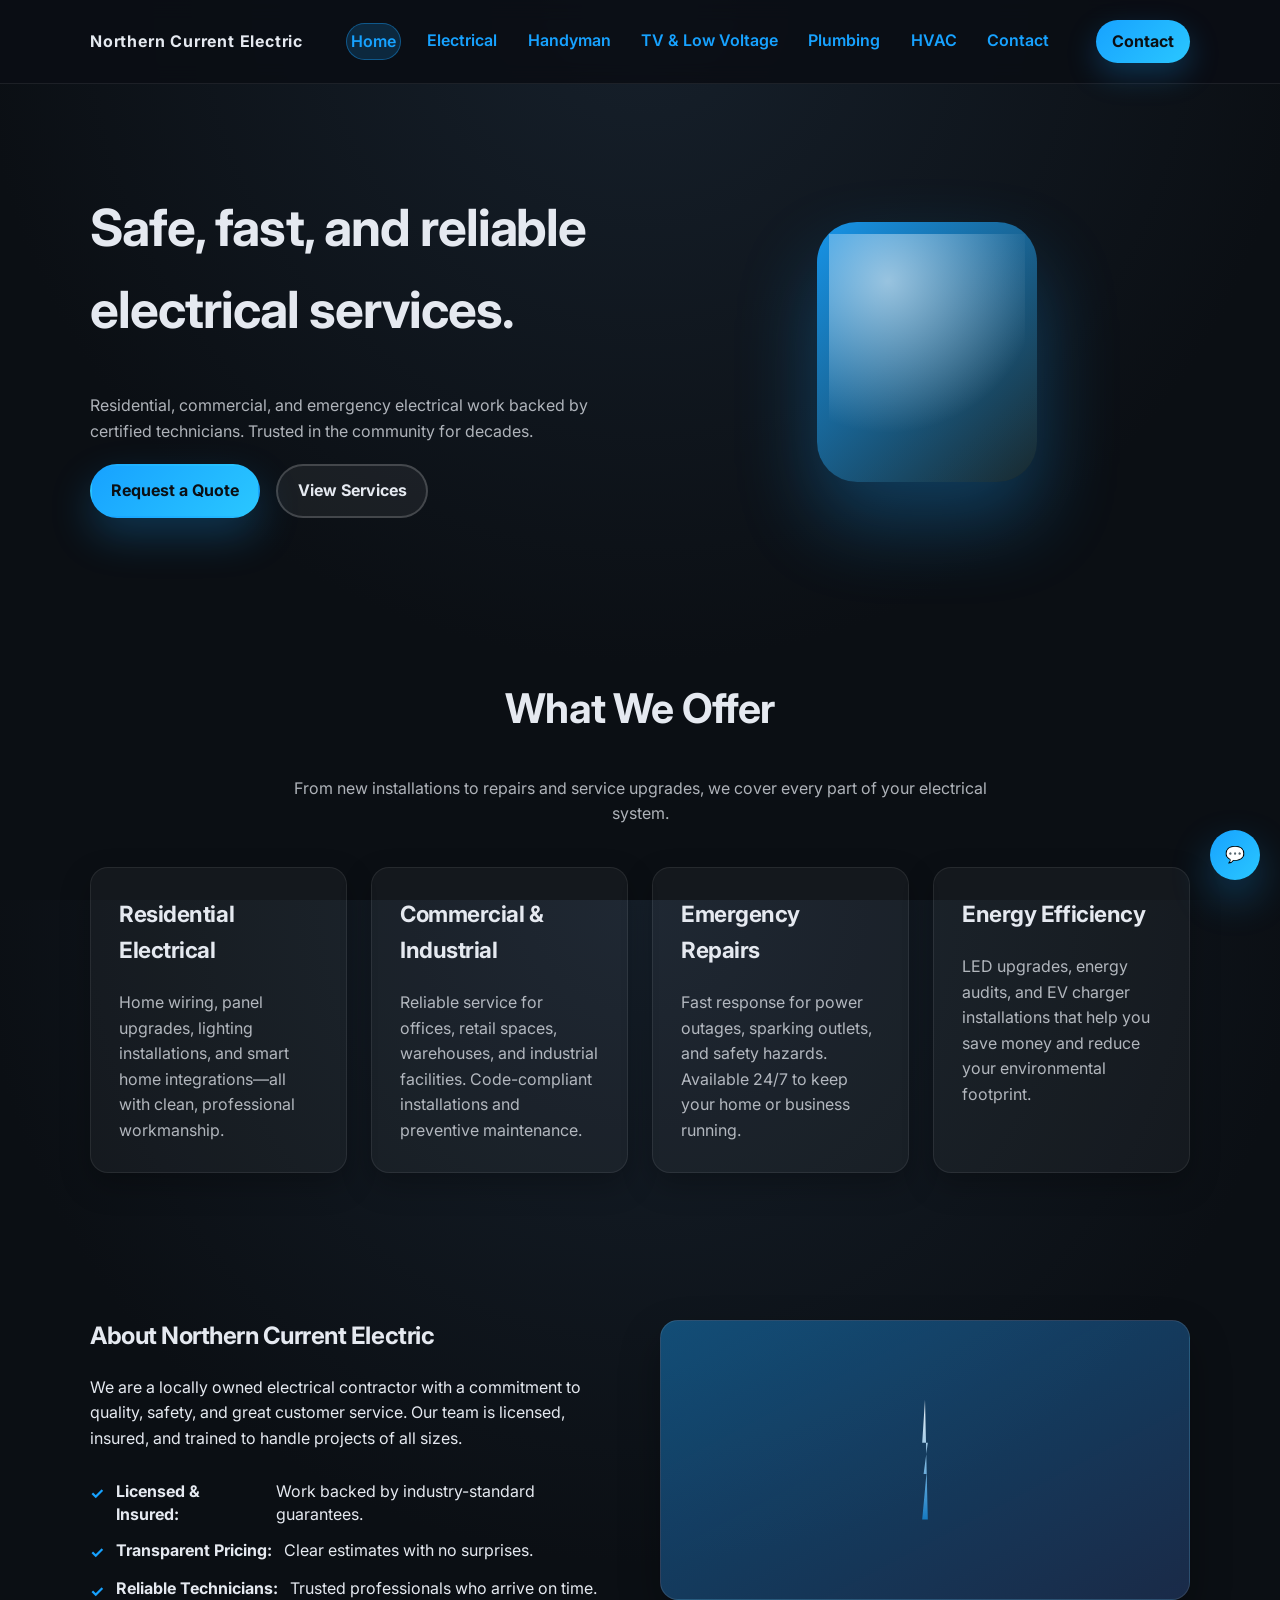
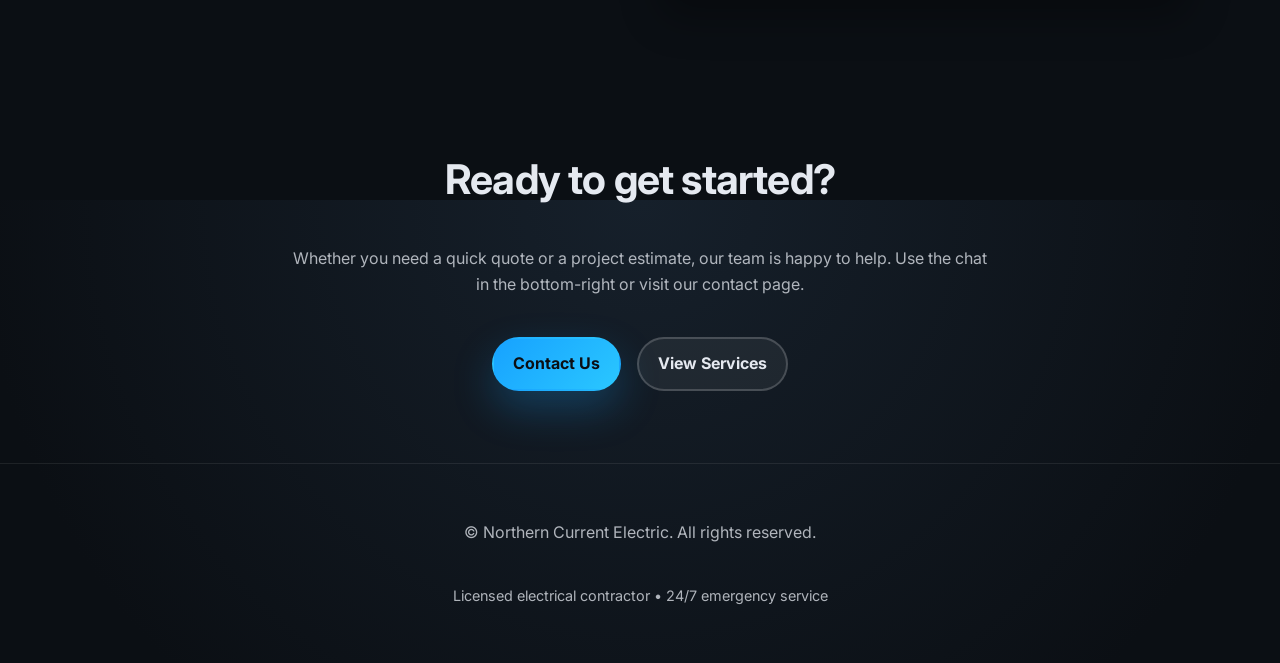
<file: index.html>
<!DOCTYPE html>
<html lang="en">
<head>
  <meta charset="UTF-8" />
  <meta name="viewport" content="width=device-width, initial-scale=1.0" />
  <meta name="description" content="Northern Current Electric - Reliable residential and commercial electrical services." />
  <title>Northern Current Electric</title>
  <link rel="stylesheet" href="styles.css" />
  <link rel="preconnect" href="https://fonts.googleapis.com" />
  <link rel="preconnect" href="https://fonts.gstatic.com" crossorigin />
  <link href="https://fonts.googleapis.com/css2?family=Inter:wght@400;600;700&display=swap" rel="stylesheet" />
</head>
<body>
  <header class="site-header">
    <div class="container header-inner">
      <a class="brand" href="index.html">Northern Current Electric</a>
      <nav class="nav" aria-label="Primary">
        <a href="index.html" class="active">Home</a>
        <a href="electrical.html">Electrical</a>
        <a href="handyman.html">Handyman</a>
        <a href="tv-low-voltage.html">TV &amp; Low Voltage</a>
        <a href="plumbing.html">Plumbing</a>
        <a href="hvac.html">HVAC</a>
        <a href="contact.html">Contact</a>
      </nav>
      <a class="cta" href="contact.html">Contact</a>
      <button class="mobile-nav-toggle" aria-label="Toggle navigation">
        <span class="hamburger"></span>
      </button>
    </div>
  </header>

  <main>
    <section class="hero" aria-label="Electrician services hero">
      <div class="container hero-inner">
        <div class="hero-copy">
          <h1>Safe, fast, and reliable electrical services.</h1>
          <p>Residential, commercial, and emergency electrical work backed by certified technicians. Trusted in the community for decades.</p>
          <div class="hero-actions">
            <a class="btn primary" href="contact.html">Request a Quote</a>
            <a class="btn outline" href="handyman.html">View Services</a>
          </div>
        </div>
        <div class="hero-illustration" aria-hidden="true">
          <div class="lightning"></div>
        </div>
      </div>
    </section>

    <section id="services" class="section services" aria-label="Our services">
      <div class="container">
        <header class="section-header">
          <h2>What We Offer</h2>
          <p>From new installations to repairs and service upgrades, we cover every part of your electrical system.</p>
        </header>
        <div class="grid cards">
          <article class="card">
            <h3>Residential Electrical</h3>
            <p>Home wiring, panel upgrades, lighting installations, and smart home integrations—all with clean, professional workmanship.</p>
          </article>
          <article class="card">
            <h3>Commercial &amp; Industrial</h3>
            <p>Reliable service for offices, retail spaces, warehouses, and industrial facilities. Code-compliant installations and preventive maintenance.</p>
          </article>
          <article class="card">
            <h3>Emergency Repairs</h3>
            <p>Fast response for power outages, sparking outlets, and safety hazards. Available 24/7 to keep your home or business running.</p>
          </article>
          <article class="card">
            <h3>Energy Efficiency</h3>
            <p>LED upgrades, energy audits, and EV charger installations that help you save money and reduce your environmental footprint.</p>
          </article>
        </div>
      </div>
    </section>

    <section id="about" class="section about" aria-label="About us">
      <div class="container about-grid">
        <div class="about-copy">
          <h2>About Northern Current Electric</h2>
          <p>We are a locally owned electrical contractor with a commitment to quality, safety, and great customer service. Our team is licensed, insured, and trained to handle projects of all sizes.</p>
          <ul class="benefits">
            <li><strong>Licensed &amp; Insured:</strong> Work backed by industry-standard guarantees.</li>
            <li><strong>Transparent Pricing:</strong> Clear estimates with no surprises.</li>
            <li><strong>Reliable Technicians:</strong> Trusted professionals who arrive on time.</li>
          </ul>
        </div>
        <div class="about-visual" aria-hidden="true">
          <div class="visual-box">
            <div class="bolt"></div>
          </div>
        </div>
      </div>
    </section>

    <section class="section contact-cta" aria-label="Get in touch">
      <div class="container">
        <header class="section-header">
          <h2>Ready to get started?</h2>
          <p>Whether you need a quick quote or a project estimate, our team is happy to help. Use the chat in the bottom-right or visit our contact page.</p>
        </header>
        <div class="button-row" style="display: flex; gap: 1rem; justify-content: center; flex-wrap: wrap;">
          <a class="btn primary" href="contact.html">Contact Us</a>
          <a class="btn outline" href="handyman.html">View Services</a>
        </div>
      </div>
    </section>
  </main>

  <footer class="site-footer">
    <div class="container footer-inner">
      <p>&copy; <span id="year"></span> Northern Current Electric. All rights reserved.</p>
      <p class="footer-meta">Licensed electrical contractor • 24/7 emergency service</p>
    </div>
  </footer>

  <div class="chat-widget" aria-label="AI chat assistant">
    <button class="chat-toggle" aria-label="Open chat"><span class="chat-icon">💬</span></button>
    <div class="chat-panel" aria-hidden="true">
      <header class="chat-header">
        <span>AI Assistant</span>
        <button class="chat-close" aria-label="Close chat">×</button>
      </header>
      <div class="chat-messages" role="log" aria-live="polite"></div>
      <form class="chat-form">
        <input type="text" placeholder="Ask a question..." aria-label="Type a message" required />
        <button type="submit" aria-label="Send message">Send</button>
      </form>
    </div>
  </div>

  <script src="chat.js"></script>
</body>
</html>
</file>
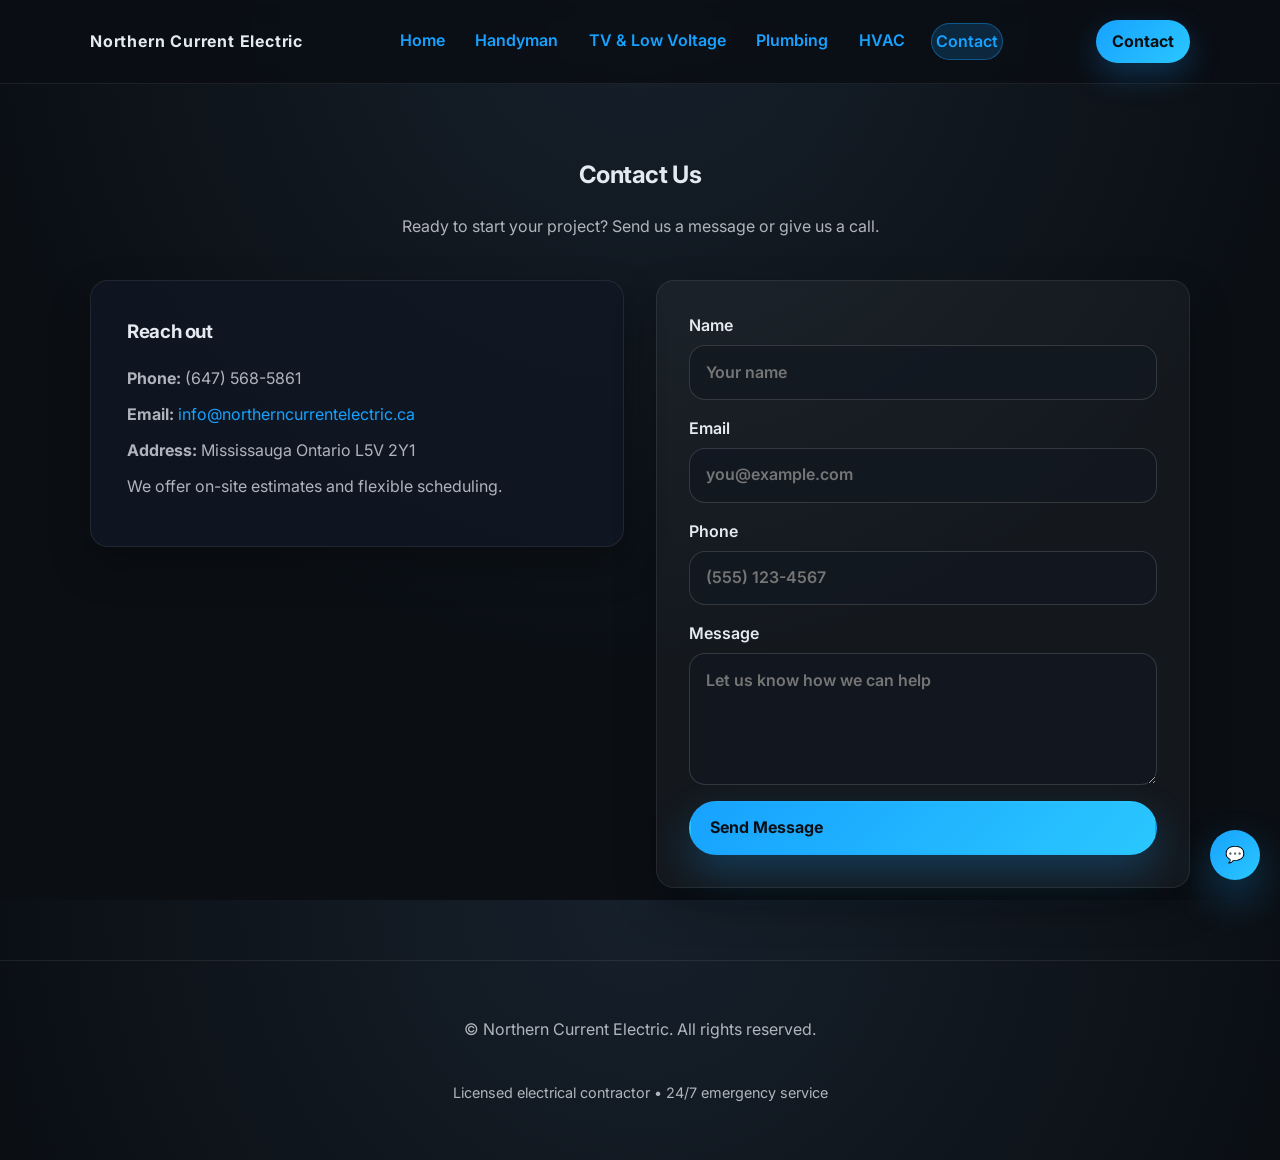
<file: contact.html>
<!DOCTYPE html>
<html lang="en">
<head>
  <meta charset="UTF-8" />
  <meta name="viewport" content="width=device-width, initial-scale=1.0" />
  <meta name="description" content="Contact Northern Current Electric for quotes and service requests." />
  <title>Contact — Northern Current Electric</title>
  <link rel="stylesheet" href="styles.css" />
  <link rel="preconnect" href="https://fonts.googleapis.com" />
  <link rel="preconnect" href="https://fonts.gstatic.com" crossorigin />
  <link href="https://fonts.googleapis.com/css2?family=Inter:wght@400;600;700&display=swap" rel="stylesheet" />
</head>
<body>
  <header class="site-header">
    <div class="container header-inner">
      <a class="brand" href="index.html">Northern Current Electric</a>
      <nav class="nav" aria-label="Primary">
        <a href="index.html">Home</a>
        <a href="handyman.html">Handyman</a>
        <a href="tv-low-voltage.html">TV &amp; Low Voltage</a>
        <a href="plumbing.html">Plumbing</a>
        <a href="hvac.html">HVAC</a>
        <a href="contact.html" class="active">Contact</a>
      </nav>
      <a class="cta" href="contact.html">Contact</a>
      <button class="mobile-nav-toggle" aria-label="Toggle navigation">
        <span class="hamburger"></span>
      </button>
    </div>
  </header>

  <main>
    <section class="section contact" aria-label="Get in touch">
      <div class="container">
        <header class="section-header">
          <h1>Contact Us</h1>
          <p>Ready to start your project? Send us a message or give us a call.</p>
        </header>
        <div class="contact-grid">
          <div class="contact-info">
            <h3>Reach out</h3>
            <p><strong>Phone:</strong> (647) 568-5861</p>
            <p><strong>Email:</strong> <a href="mailto:info@northerncurrentelectric.ca">info@northerncurrentelectric.ca</a></p>
            <p><strong>Address:</strong> Mississauga Ontario L5V 2Y1</p>
            <p>We offer on-site estimates and flexible scheduling.</p>
          </div>
          <form class="contact-form" action="#" method="post" onsubmit="alert('Form submitted! (demo)'); return false;">
            <label>
              Name
              <input type="text" name="name" required placeholder="Your name" />
            </label>
            <label>
              Email
              <input type="email" name="email" required placeholder="you@example.com" />
            </label>
            <label>
              Phone
              <input type="tel" name="phone" placeholder="(555) 123-4567" />
            </label>
            <label>
              Message
              <textarea name="message" rows="4" placeholder="Let us know how we can help"></textarea>
            </label>
            <button class="btn primary" type="submit">Send Message</button>
          </form>
        </div>
      </div>
    </section>
  </main>

  <footer class="site-footer">
    <div class="container footer-inner">
      <p>&copy; <span id="year"></span> Northern Current Electric. All rights reserved.</p>
      <p class="footer-meta">Licensed electrical contractor • 24/7 emergency service</p>
    </div>
  </footer>

  <div class="chat-widget" aria-label="AI chat assistant">
    <button class="chat-toggle" aria-label="Open chat"><span class="chat-icon">💬</span></button>
    <div class="chat-panel" aria-hidden="true">
      <header class="chat-header">
        <span>AI Assistant</span>
        <button class="chat-close" aria-label="Close chat">×</button>
      </header>
      <div class="chat-messages" role="log" aria-live="polite"></div>
      <form class="chat-form">
        <input type="text" placeholder="Ask a question..." aria-label="Type a message" required />
        <button type="submit" aria-label="Send message">Send</button>
      </form>
    </div>
  </div>

  <script src="chat.js"></script>
</body>
</html>
</file>
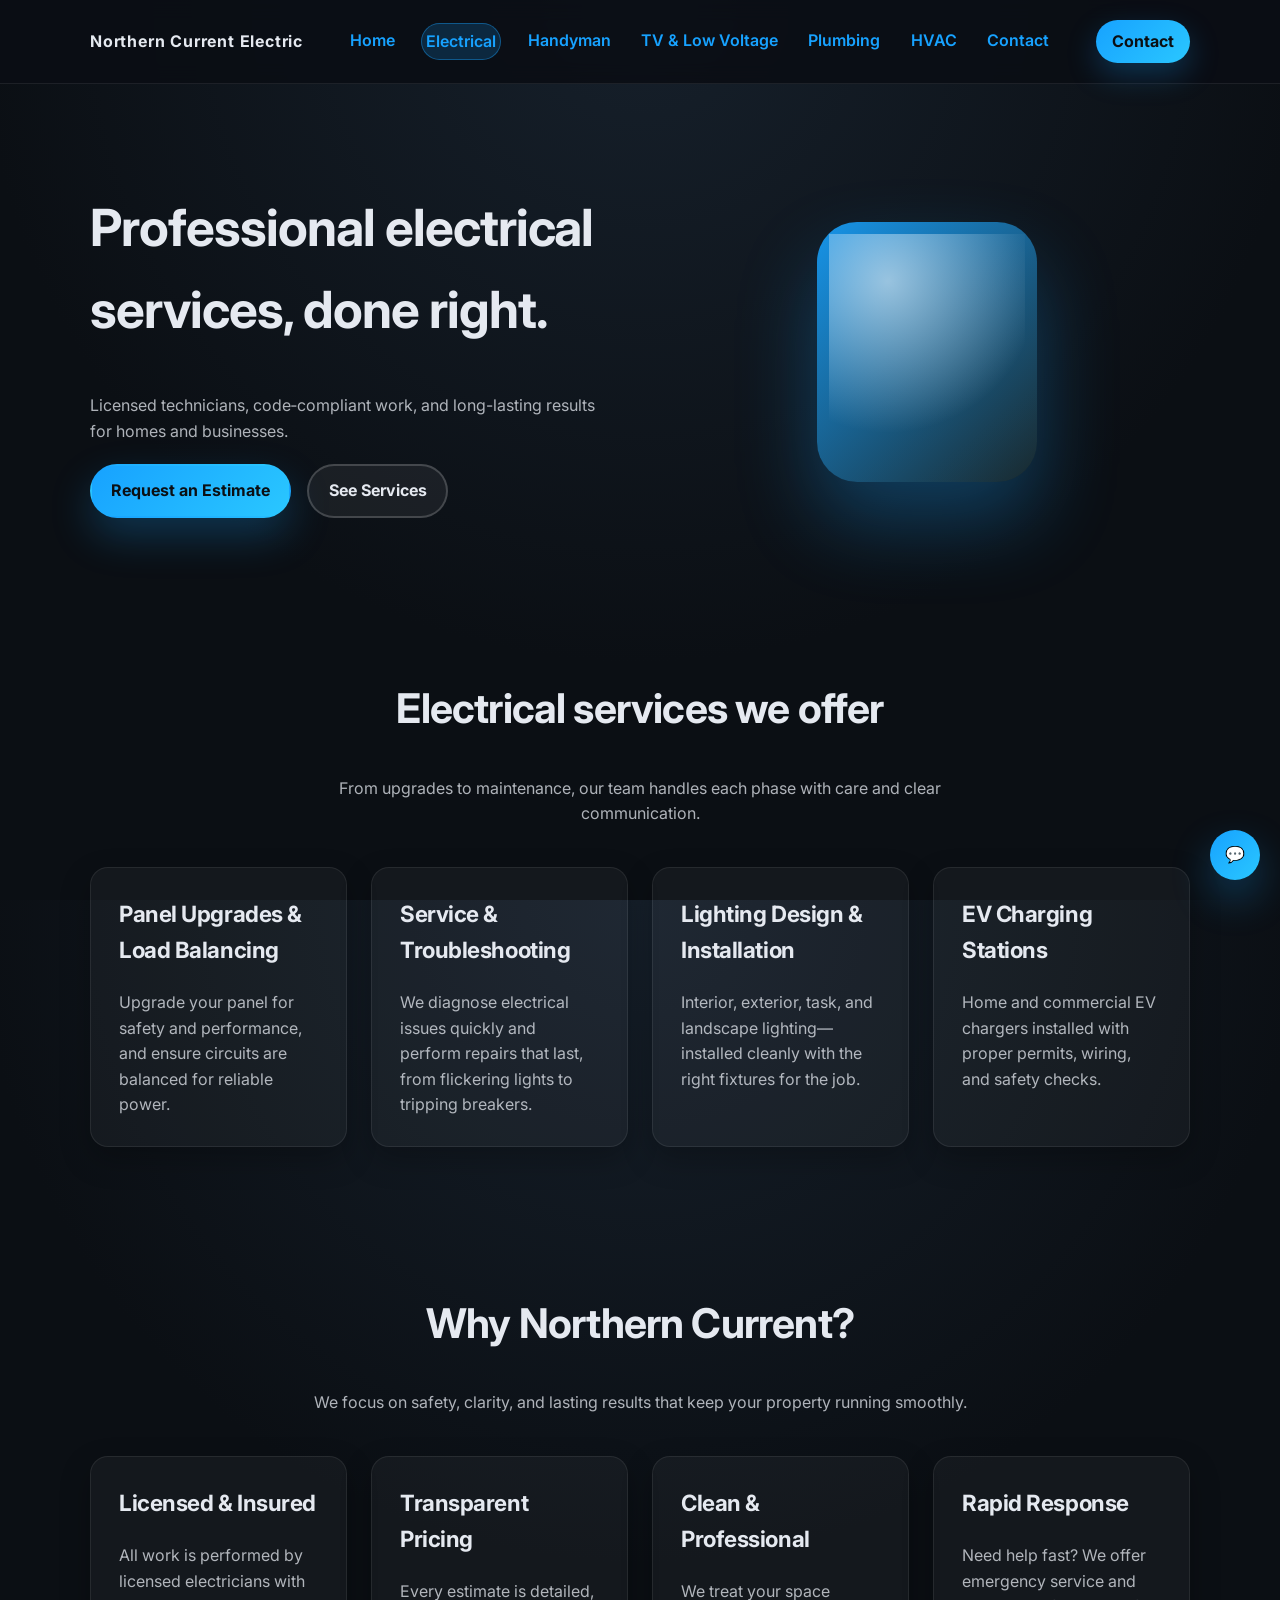
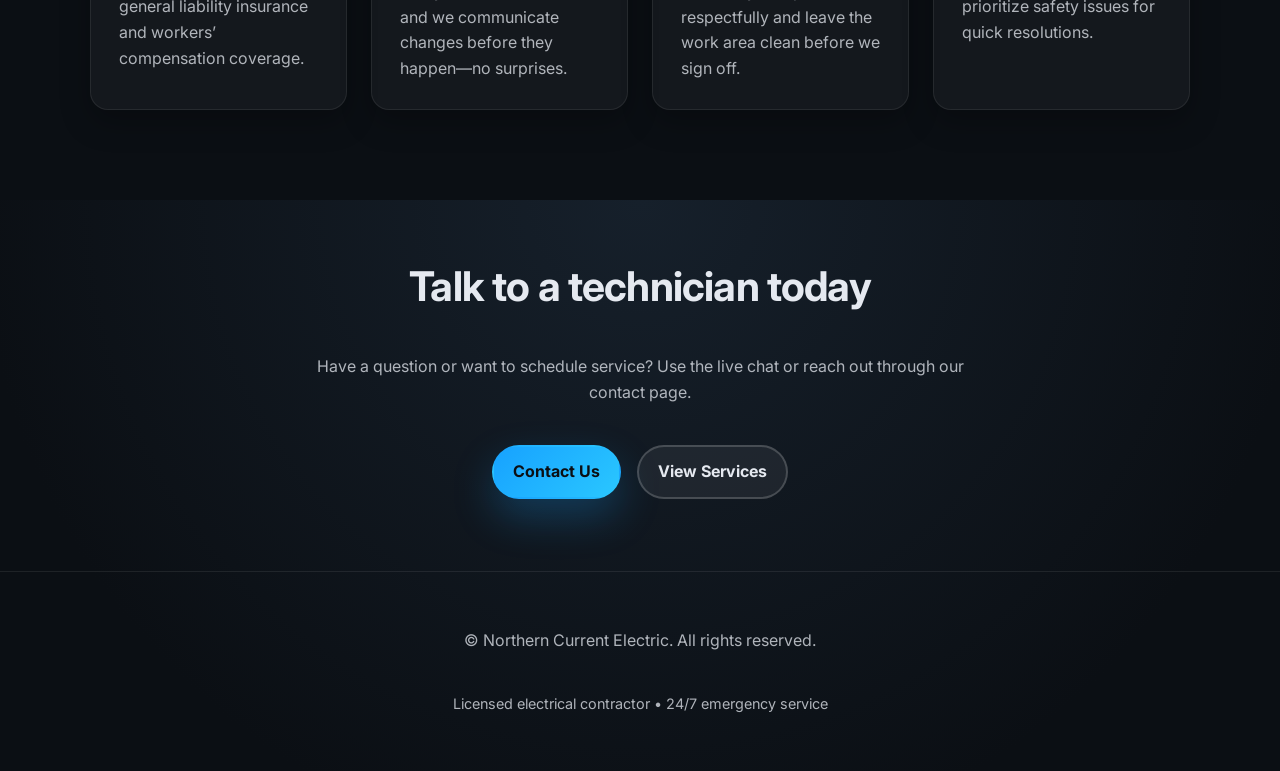
<file: electrical.html>
<!DOCTYPE html>
<html lang="en">
<head>
  <meta charset="UTF-8" />
  <meta name="viewport" content="width=device-width, initial-scale=1.0" />
  <meta name="description" content="Electrical services from Northern Current Electric including panels, wiring, lighting, and more." />
  <title>Electrical Services — Northern Current Electric</title>
  <link rel="stylesheet" href="styles.css" />
  <link rel="preconnect" href="https://fonts.googleapis.com" />
  <link rel="preconnect" href="https://fonts.gstatic.com" crossorigin />
  <link href="https://fonts.googleapis.com/css2?family=Inter:wght@400;600;700&display=swap" rel="stylesheet" />
</head>
<body>
  <header class="site-header">
    <div class="container header-inner">
      <a class="brand" href="index.html">Northern Current Electric</a>
      <nav class="nav" aria-label="Primary">
        <a href="index.html">Home</a>
        <a href="electrical.html" class="active">Electrical</a>
        <a href="handyman.html">Handyman</a>
        <a href="tv-low-voltage.html">TV &amp; Low Voltage</a>
        <a href="plumbing.html">Plumbing</a>
        <a href="hvac.html">HVAC</a>
        <a href="contact.html">Contact</a>
      </nav>
      <a class="cta" href="contact.html">Contact</a>
      <button class="mobile-nav-toggle" aria-label="Toggle navigation">
        <span class="hamburger"></span>
      </button>
    </div>
  </header>

  <main>
    <section class="hero hero--electrical" aria-label="Electrical services hero">
      <div class="container hero-inner">
        <div class="hero-copy">
          <h1>Professional electrical services, done right.</h1>
          <p>Licensed technicians, code‑compliant work, and long-lasting results for homes and businesses.</p>
          <div class="hero-actions">
            <a class="btn primary" href="contact.html">Request an Estimate</a>
            <a class="btn outline" href="#services">See Services</a>
          </div>
        </div>
        <div class="hero-illustration" aria-hidden="true">
          <div class="lightning"></div>
        </div>
      </div>
    </section>

    <section id="services" class="section services" aria-label="Electrical service details">
      <div class="container">
        <header class="section-header">
          <h2>Electrical services we offer</h2>
          <p>From upgrades to maintenance, our team handles each phase with care and clear communication.</p>
        </header>
        <div class="grid cards">
          <article class="card">
            <h3>Panel Upgrades &amp; Load Balancing</h3>
            <p>Upgrade your panel for safety and performance, and ensure circuits are balanced for reliable power.</p>
          </article>
          <article class="card">
            <h3>Service &amp; Troubleshooting</h3>
            <p>We diagnose electrical issues quickly and perform repairs that last, from flickering lights to tripping breakers.</p>
          </article>
          <article class="card">
            <h3>Lighting Design &amp; Installation</h3>
            <p>Interior, exterior, task, and landscape lighting—installed cleanly with the right fixtures for the job.</p>
          </article>
          <article class="card">
            <h3>EV Charging Stations</h3>
            <p>Home and commercial EV chargers installed with proper permits, wiring, and safety checks.</p>
          </article>
        </div>
      </div>
    </section>

    <section class="section" aria-label="Why choose us">
      <div class="container">
        <header class="section-header">
          <h2>Why Northern Current?</h2>
          <p>We focus on safety, clarity, and lasting results that keep your property running smoothly.</p>
        </header>
        <div class="grid cards">
          <article class="card">
            <h3>Licensed &amp; Insured</h3>
            <p>All work is performed by licensed electricians with general liability insurance and workers’ compensation coverage.</p>
          </article>
          <article class="card">
            <h3>Transparent Pricing</h3>
            <p>Every estimate is detailed, and we communicate changes before they happen—no surprises.</p>
          </article>
          <article class="card">
            <h3>Clean &amp; Professional</h3>
            <p>We treat your space respectfully and leave the work area clean before we sign off.</p>
          </article>
          <article class="card">
            <h3>Rapid Response</h3>
            <p>Need help fast? We offer emergency service and prioritize safety issues for quick resolutions.</p>
          </article>
        </div>
      </div>
    </section>

    <section class="section contact-cta" aria-label="Contact call to action">
      <div class="container">
        <header class="section-header">
          <h2>Talk to a technician today</h2>
          <p>Have a question or want to schedule service? Use the live chat or reach out through our contact page.</p>
        </header>
        <div class="button-row" style="display: flex; gap: 1rem; justify-content: center; flex-wrap: wrap;">
          <a class="btn primary" href="contact.html">Contact Us</a>
          <a class="btn outline" href="#services">View Services</a>
        </div>
      </div>
    </section>
  </main>

  <footer class="site-footer">
    <div class="container footer-inner">
      <p>&copy; <span id="year"></span> Northern Current Electric. All rights reserved.</p>
      <p class="footer-meta">Licensed electrical contractor • 24/7 emergency service</p>
    </div>
  </footer>

  <div class="chat-widget" aria-label="AI chat assistant">
    <button class="chat-toggle" aria-label="Open chat"><span class="chat-icon">💬</span></button>
    <div class="chat-panel" aria-hidden="true">
      <header class="chat-header">
        <span>AI Assistant</span>
        <button class="chat-close" aria-label="Close chat">×</button>
      </header>
      <div class="chat-messages" role="log" aria-live="polite"></div>
      <form class="chat-form">
        <input type="text" placeholder="Ask a question..." aria-label="Type a message" required />
        <button type="submit" aria-label="Send message">Send</button>
      </form>
    </div>
  </div>

  <script src="chat.js"></script>
</body>
</html>
</file>
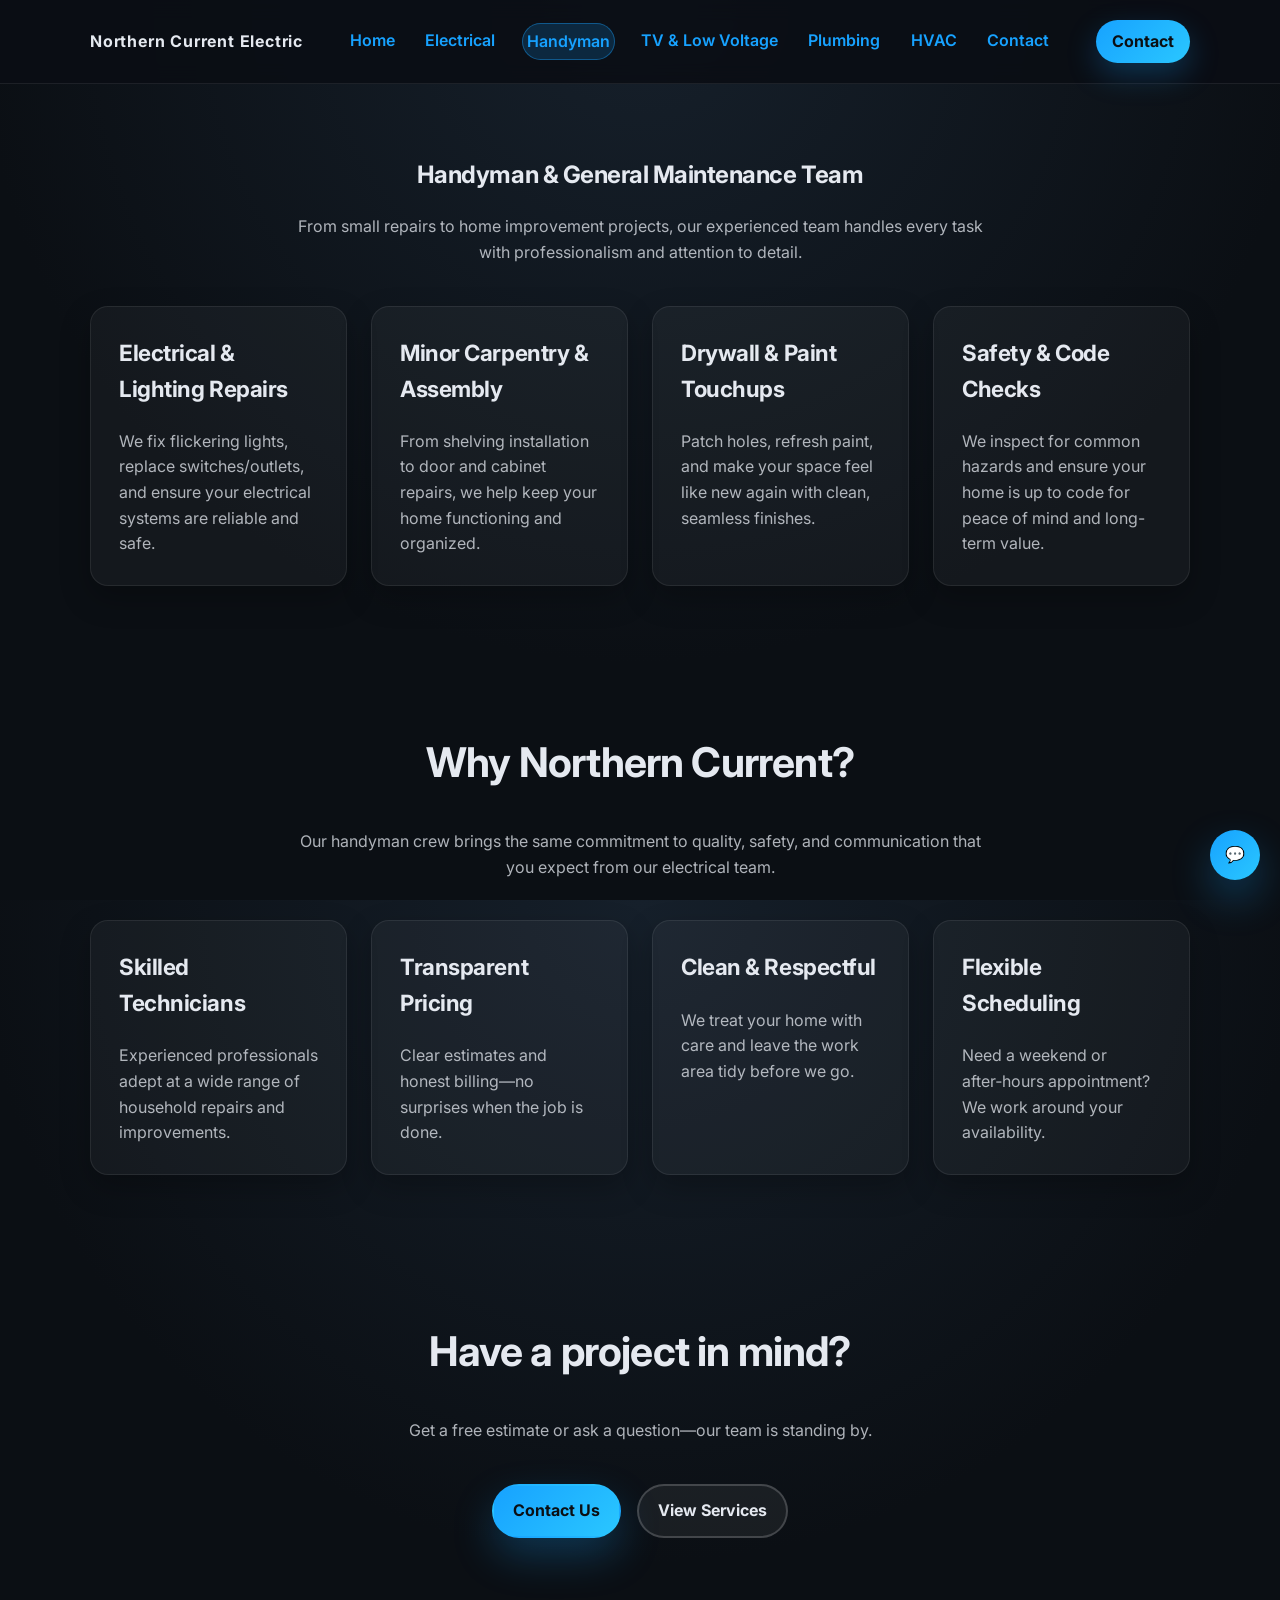
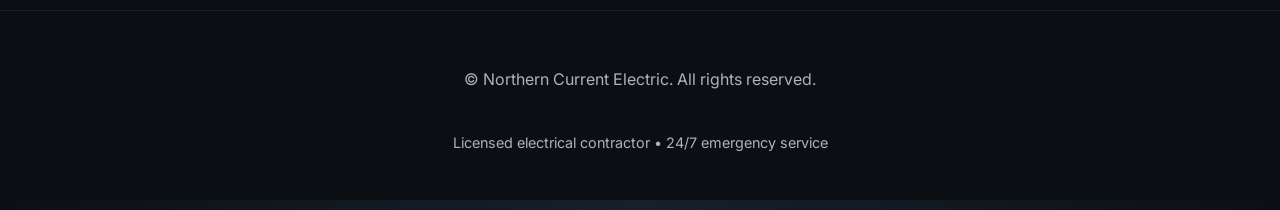
<file: handyman.html>
<!DOCTYPE html>
<html lang="en">
<head>
  <meta charset="UTF-8" />
  <meta name="viewport" content="width=device-width, initial-scale=1.0" />
  <meta name="description" content="Handyman team services from Northern Current Electric" />
  <title>Handyman Team — Northern Current Electric</title>
  <link rel="stylesheet" href="styles.css" />
  <link rel="preconnect" href="https://fonts.googleapis.com" />
  <link rel="preconnect" href="https://fonts.gstatic.com" crossorigin />
  <link href="https://fonts.googleapis.com/css2?family=Inter:wght@400;600;700&display=swap" rel="stylesheet" />
</head>
<body>
  <header class="site-header">
    <div class="container header-inner">
      <a class="brand" href="index.html">Northern Current Electric</a>
      <nav class="nav" aria-label="Primary">
        <a href="index.html">Home</a>
        <a href="electrical.html">Electrical</a>
        <a href="handyman.html" class="active">Handyman</a>
        <a href="tv-low-voltage.html">TV &amp; Low Voltage</a>
        <a href="plumbing.html">Plumbing</a>
        <a href="hvac.html">HVAC</a>
        <a href="contact.html">Contact</a>
      </nav>
      <a class="cta" href="contact.html">Contact</a>
      <button class="mobile-nav-toggle" aria-label="Toggle navigation">
        <span class="hamburger"></span>
      </button>
    </div>
  </header>

  <main>
    <section class="section">
      <div class="container">
        <header class="section-header">
          <h1>Handyman &amp; General Maintenance Team</h1>
          <p>From small repairs to home improvement projects, our experienced team handles every task with professionalism and attention to detail.</p>
        </header>
        <div class="grid cards">
          <article class="card">
            <h3>Electrical &amp; Lighting Repairs</h3>
            <p>We fix flickering lights, replace switches/outlets, and ensure your electrical systems are reliable and safe.</p>
          </article>
          <article class="card">
            <h3>Minor Carpentry &amp; Assembly</h3>
            <p>From shelving installation to door and cabinet repairs, we help keep your home functioning and organized.</p>
          </article>
          <article class="card">
            <h3>Drywall &amp; Paint Touchups</h3>
            <p>Patch holes, refresh paint, and make your space feel like new again with clean, seamless finishes.</p>
          </article>
          <article class="card">
            <h3>Safety &amp; Code Checks</h3>
            <p>We inspect for common hazards and ensure your home is up to code for peace of mind and long-term value.</p>
          </article>
        </div>
      </div>
    </section>

    <section class="section" aria-label="Why choose us">
      <div class="container">
        <header class="section-header">
          <h2>Why Northern Current?</h2>
          <p>Our handyman crew brings the same commitment to quality, safety, and communication that you expect from our electrical team.</p>
        </header>
        <div class="grid cards">
          <article class="card">
            <h3>Skilled Technicians</h3>
            <p>Experienced professionals adept at a wide range of household repairs and improvements.</p>
          </article>
          <article class="card">
            <h3>Transparent Pricing</h3>
            <p>Clear estimates and honest billing—no surprises when the job is done.</p>
          </article>
          <article class="card">
            <h3>Clean &amp; Respectful</h3>
            <p>We treat your home with care and leave the work area tidy before we go.</p>
          </article>
          <article class="card">
            <h3>Flexible Scheduling</h3>
            <p>Need a weekend or after‑hours appointment? We work around your availability.</p>
          </article>
        </div>
      </div>
    </section>

    <section class="section contact-cta" aria-label="Contact call to action">
      <div class="container">
        <header class="section-header">
          <h2>Have a project in mind?</h2>
          <p>Get a free estimate or ask a question—our team is standing by.</p>
        </header>
        <div class="button-row" style="display: flex; gap: 1rem; justify-content: center; flex-wrap: wrap;">
          <a class="btn primary" href="contact.html">Contact Us</a>
          <a class="btn outline" href="#services">View Services</a>
        </div>
      </div>
    </section>
  </main>

  <footer class="site-footer">
    <div class="container footer-inner">
      <p>&copy; <span id="year"></span> Northern Current Electric. All rights reserved.</p>
      <p class="footer-meta">Licensed electrical contractor • 24/7 emergency service</p>
    </div>
  </footer>

  <div class="chat-widget" aria-label="AI chat assistant">
    <button class="chat-toggle" aria-label="Open chat"><span class="chat-icon">💬</span></button>
    <div class="chat-panel" aria-hidden="true">
      <header class="chat-header">
        <span>AI Assistant</span>
        <button class="chat-close" aria-label="Close chat">×</button>
      </header>
      <div class="chat-messages" role="log" aria-live="polite"></div>
      <form class="chat-form">
        <input type="text" placeholder="Ask a question..." aria-label="Type a message" required />
        <button type="submit" aria-label="Send message">Send</button>
      </form>
    </div>
  </div>

  <script src="chat.js"></script>
</body>
</html>
</file>
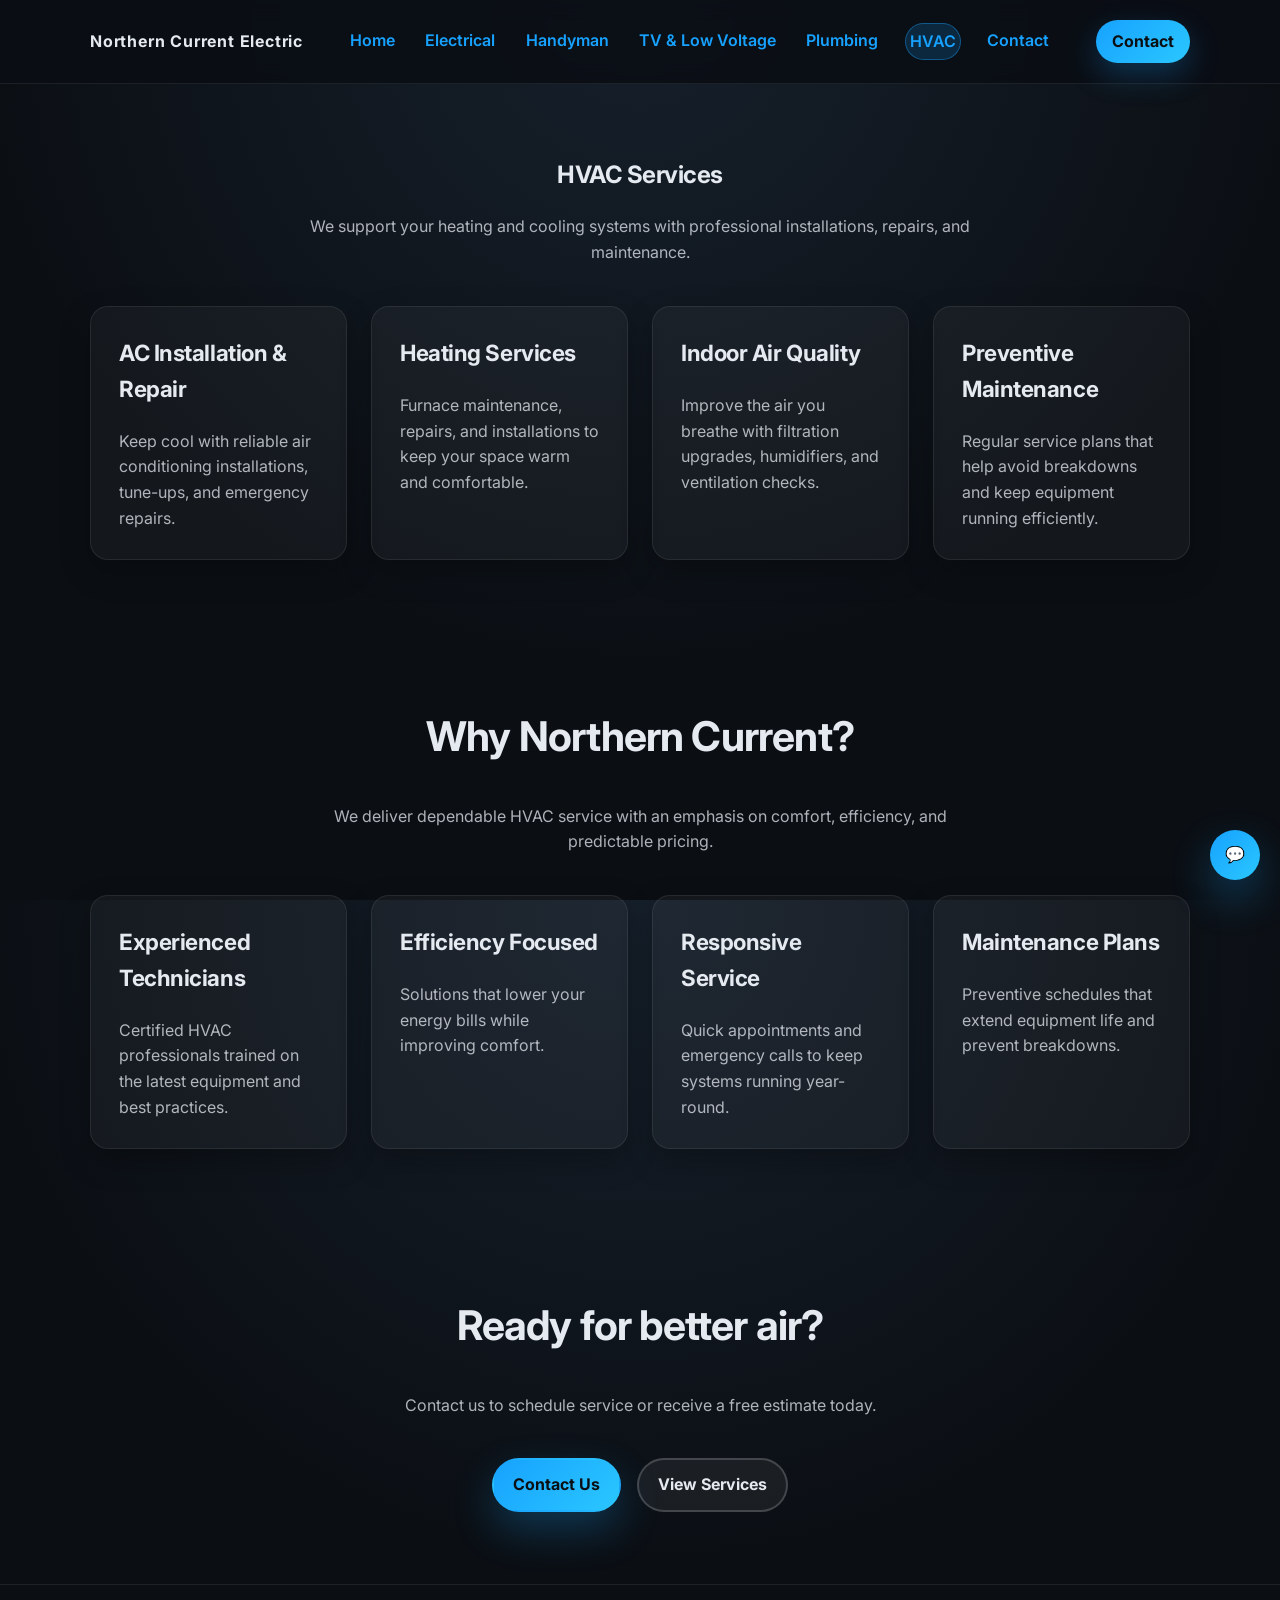
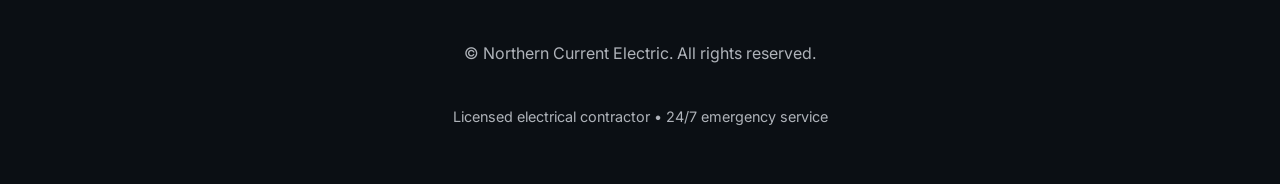
<file: hvac.html>
<!DOCTYPE html>
<html lang="en">
<head>
  <meta charset="UTF-8" />
  <meta name="viewport" content="width=device-width, initial-scale=1.0" />
  <meta name="description" content="HVAC services from Northern Current Electric" />
  <title>HVAC — Northern Current Electric</title>
  <link rel="stylesheet" href="styles.css" />
  <link rel="preconnect" href="https://fonts.googleapis.com" />
  <link rel="preconnect" href="https://fonts.gstatic.com" crossorigin />
  <link href="https://fonts.googleapis.com/css2?family=Inter:wght@400;600;700&display=swap" rel="stylesheet" />
</head>
<body>
  <header class="site-header">
    <div class="container header-inner">
      <a class="brand" href="index.html">Northern Current Electric</a>
      <nav class="nav" aria-label="Primary">
        <a href="index.html">Home</a>
        <a href="electrical.html">Electrical</a>
        <a href="handyman.html">Handyman</a>
        <a href="tv-low-voltage.html">TV &amp; Low Voltage</a>
        <a href="plumbing.html">Plumbing</a>
        <a href="hvac.html" class="active">HVAC</a>
        <a href="contact.html">Contact</a>
      </nav>
      <a class="cta" href="contact.html">Contact</a>
      <button class="mobile-nav-toggle" aria-label="Toggle navigation">
        <span class="hamburger"></span>
      </button>
    </div>
  </header>

  <main>
    <section class="section">
      <div class="container">
        <header class="section-header">
          <h1>HVAC Services</h1>
          <p>We support your heating and cooling systems with professional installations, repairs, and maintenance.</p>
        </header>
        <div class="grid cards">
          <article class="card">
            <h3>AC Installation &amp; Repair</h3>
            <p>Keep cool with reliable air conditioning installations, tune-ups, and emergency repairs.</p>
          </article>
          <article class="card">
            <h3>Heating Services</h3>
            <p>Furnace maintenance, repairs, and installations to keep your space warm and comfortable.</p>
          </article>
          <article class="card">
            <h3>Indoor Air Quality</h3>
            <p>Improve the air you breathe with filtration upgrades, humidifiers, and ventilation checks.</p>
          </article>
          <article class="card">
            <h3>Preventive Maintenance</h3>
            <p>Regular service plans that help avoid breakdowns and keep equipment running efficiently.</p>
          </article>
        </div>
      </div>
    </section>

    <section class="section" aria-label="Why choose us">
      <div class="container">
        <header class="section-header">
          <h2>Why Northern Current?</h2>
          <p>We deliver dependable HVAC service with an emphasis on comfort, efficiency, and predictable pricing.</p>
        </header>
        <div class="grid cards">
          <article class="card">
            <h3>Experienced Technicians</h3>
            <p>Certified HVAC professionals trained on the latest equipment and best practices.</p>
          </article>
          <article class="card">
            <h3>Efficiency Focused</h3>
            <p>Solutions that lower your energy bills while improving comfort.</p>
          </article>
          <article class="card">
            <h3>Responsive Service</h3>
            <p>Quick appointments and emergency calls to keep systems running year-round.</p>
          </article>
          <article class="card">
            <h3>Maintenance Plans</h3>
            <p>Preventive schedules that extend equipment life and prevent breakdowns.</p>
          </article>
        </div>
      </div>
    </section>

    <section class="section contact-cta" aria-label="Contact call to action">
      <div class="container">
        <header class="section-header">
          <h2>Ready for better air?</h2>
          <p>Contact us to schedule service or receive a free estimate today.</p>
        </header>
        <div class="button-row" style="display: flex; gap: 1rem; justify-content: center; flex-wrap: wrap;">
          <a class="btn primary" href="contact.html">Contact Us</a>
          <a class="btn outline" href="#services">View Services</a>
        </div>
      </div>
    </section>
  </main>

  <footer class="site-footer">
    <div class="container footer-inner">
      <p>&copy; <span id="year"></span> Northern Current Electric. All rights reserved.</p>
      <p class="footer-meta">Licensed electrical contractor • 24/7 emergency service</p>
    </div>
  </footer>

  <div class="chat-widget" aria-label="AI chat assistant">
    <button class="chat-toggle" aria-label="Open chat"><span class="chat-icon">💬</span></button>
    <div class="chat-panel" aria-hidden="true">
      <header class="chat-header">
        <span>AI Assistant</span>
        <button class="chat-close" aria-label="Close chat">×</button>
      </header>
      <div class="chat-messages" role="log" aria-live="polite"></div>
      <form class="chat-form">
        <input type="text" placeholder="Ask a question..." aria-label="Type a message" required />
        <button type="submit" aria-label="Send message">Send</button>
      </form>
    </div>
  </div>

  <script src="chat.js"></script>
</body>
</html>
</file>
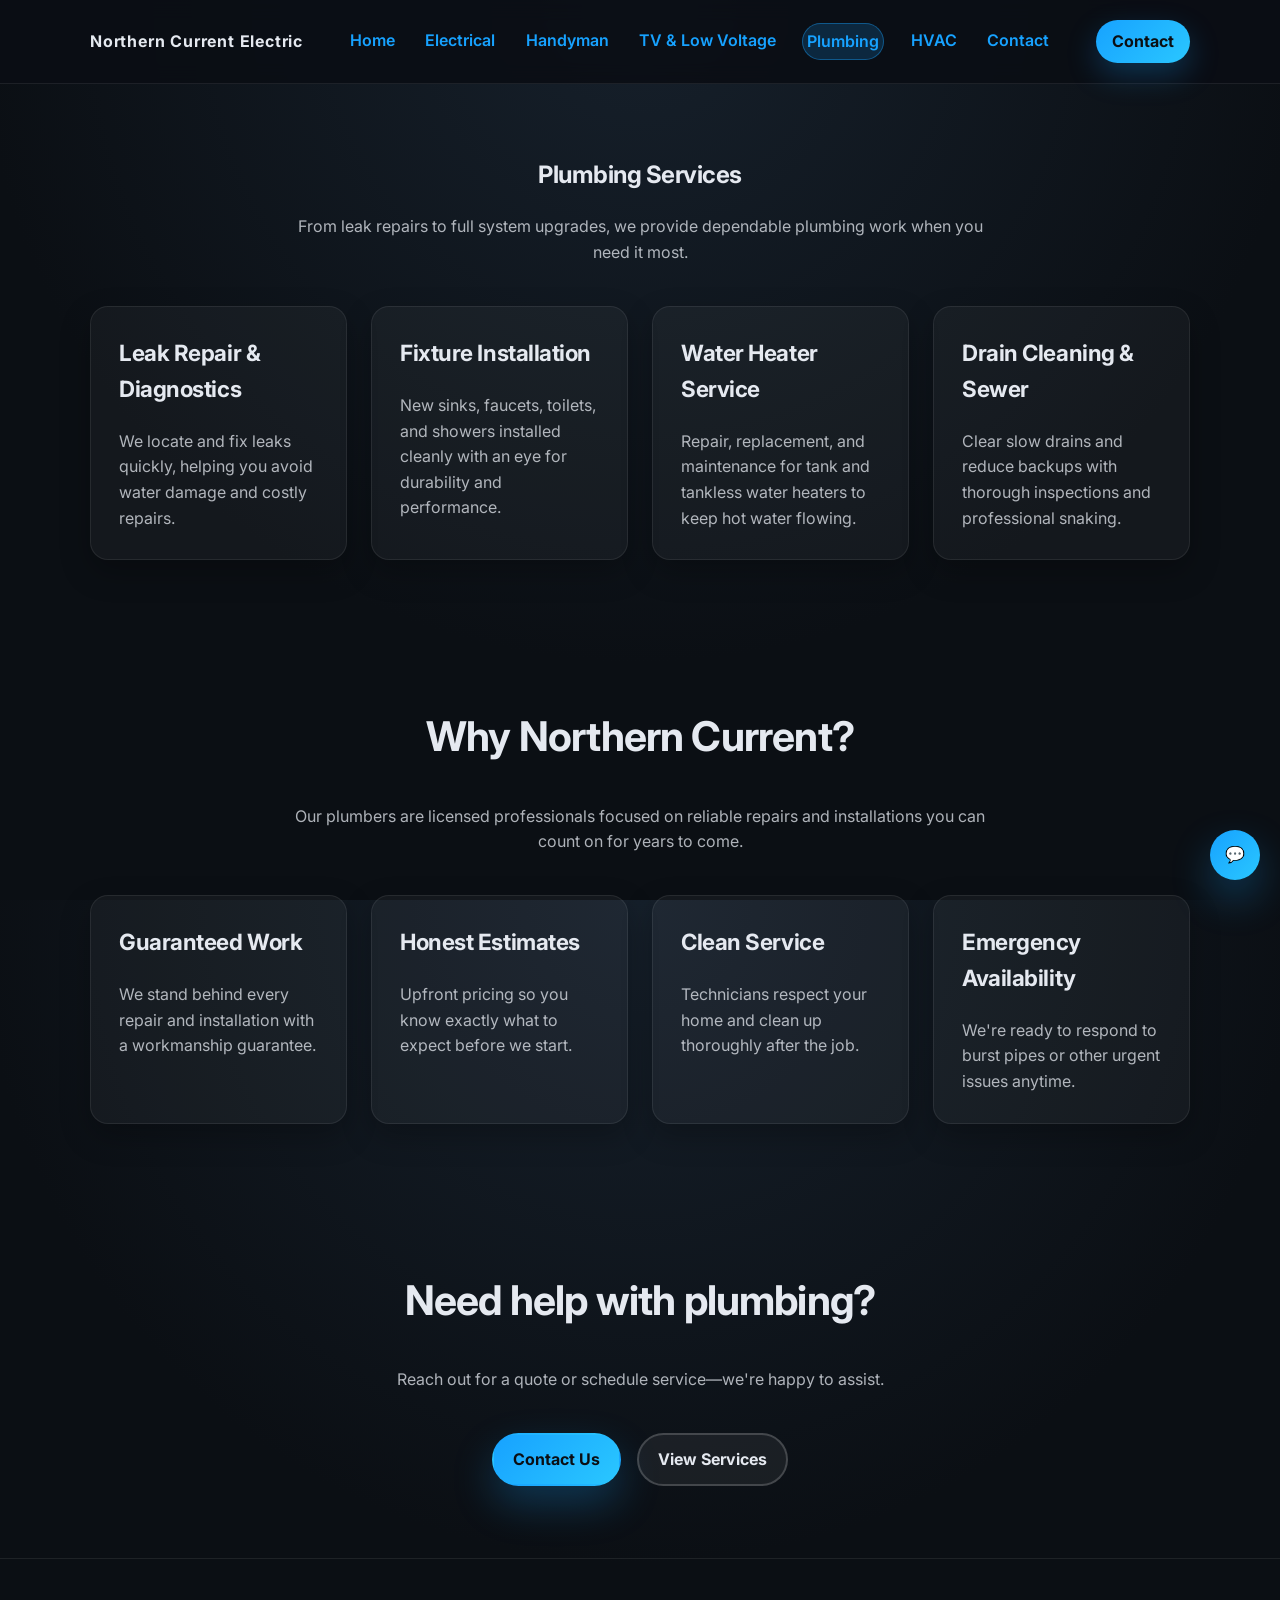
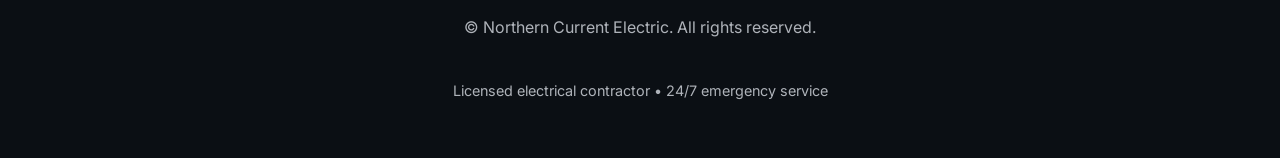
<file: plumbing.html>
<!DOCTYPE html>
<html lang="en">
<head>
  <meta charset="UTF-8" />
  <meta name="viewport" content="width=device-width, initial-scale=1.0" />
  <meta name="description" content="Plumbing services from Northern Current Electric" />
  <title>Plumbing — Northern Current Electric</title>
  <link rel="stylesheet" href="styles.css" />
  <link rel="preconnect" href="https://fonts.googleapis.com" />
  <link rel="preconnect" href="https://fonts.gstatic.com" crossorigin />
  <link href="https://fonts.googleapis.com/css2?family=Inter:wght@400;600;700&display=swap" rel="stylesheet" />
</head>
<body>
  <header class="site-header">
    <div class="container header-inner">
      <a class="brand" href="index.html">Northern Current Electric</a>
      <nav class="nav" aria-label="Primary">
        <a href="index.html">Home</a>
        <a href="electrical.html">Electrical</a>
        <a href="handyman.html">Handyman</a>
        <a href="tv-low-voltage.html">TV &amp; Low Voltage</a>
        <a href="plumbing.html" class="active">Plumbing</a>
        <a href="hvac.html">HVAC</a>
        <a href="contact.html">Contact</a>
      </nav>
      <a class="cta" href="contact.html">Contact</a>
      <button class="mobile-nav-toggle" aria-label="Toggle navigation">
        <span class="hamburger"></span>
      </button>
    </div>
  </header>

  <main>
    <section class="section">
      <div class="container">
        <header class="section-header">
          <h1>Plumbing Services</h1>
          <p>From leak repairs to full system upgrades, we provide dependable plumbing work when you need it most.</p>
        </header>
        <div class="grid cards">
          <article class="card">
            <h3>Leak Repair &amp; Diagnostics</h3>
            <p>We locate and fix leaks quickly, helping you avoid water damage and costly repairs.</p>
          </article>
          <article class="card">
            <h3>Fixture Installation</h3>
            <p>New sinks, faucets, toilets, and showers installed cleanly with an eye for durability and performance.</p>
          </article>
          <article class="card">
            <h3>Water Heater Service</h3>
            <p>Repair, replacement, and maintenance for tank and tankless water heaters to keep hot water flowing.</p>
          </article>
          <article class="card">
            <h3>Drain Cleaning &amp; Sewer</h3>
            <p>Clear slow drains and reduce backups with thorough inspections and professional snaking.</p>
          </article>
        </div>
      </div>
    </section>

    <section class="section" aria-label="Why choose us">
      <div class="container">
        <header class="section-header">
          <h2>Why Northern Current?</h2>
          <p>Our plumbers are licensed professionals focused on reliable repairs and installations you can count on for years to come.</p>
        </header>
        <div class="grid cards">
          <article class="card">
            <h3>Guaranteed Work</h3>
            <p>We stand behind every repair and installation with a workmanship guarantee.</p>
          </article>
          <article class="card">
            <h3>Honest Estimates</h3>
            <p>Upfront pricing so you know exactly what to expect before we start.</p>
          </article>
          <article class="card">
            <h3>Clean Service</h3>
            <p>Technicians respect your home and clean up thoroughly after the job.</p>
          </article>
          <article class="card">
            <h3>Emergency Availability</h3>
            <p>We're ready to respond to burst pipes or other urgent issues anytime.</p>
          </article>
        </div>
      </div>
    </section>

    <section class="section contact-cta" aria-label="Contact call to action">
      <div class="container">
        <header class="section-header">
          <h2>Need help with plumbing?</h2>
          <p>Reach out for a quote or schedule service—we're happy to assist.</p>
        </header>
        <div class="button-row" style="display: flex; gap: 1rem; justify-content: center; flex-wrap: wrap;">
          <a class="btn primary" href="contact.html">Contact Us</a>
          <a class="btn outline" href="#services">View Services</a>
        </div>
      </div>
    </section>
  </main>

  <footer class="site-footer">
    <div class="container footer-inner">
      <p>&copy; <span id="year"></span> Northern Current Electric. All rights reserved.</p>
      <p class="footer-meta">Licensed electrical contractor • 24/7 emergency service</p>
    </div>
  </footer>

  <div class="chat-widget" aria-label="AI chat assistant">
    <button class="chat-toggle" aria-label="Open chat"><span class="chat-icon">💬</span></button>
    <div class="chat-panel" aria-hidden="true">
      <header class="chat-header">
        <span>AI Assistant</span>
        <button class="chat-close" aria-label="Close chat">×</button>
      </header>
      <div class="chat-messages" role="log" aria-live="polite"></div>
      <form class="chat-form">
        <input type="text" placeholder="Ask a question..." aria-label="Type a message" required />
        <button type="submit" aria-label="Send message">Send</button>
      </form>
    </div>
  </div>

  <script src="chat.js"></script>
</body>
</html>
</file>
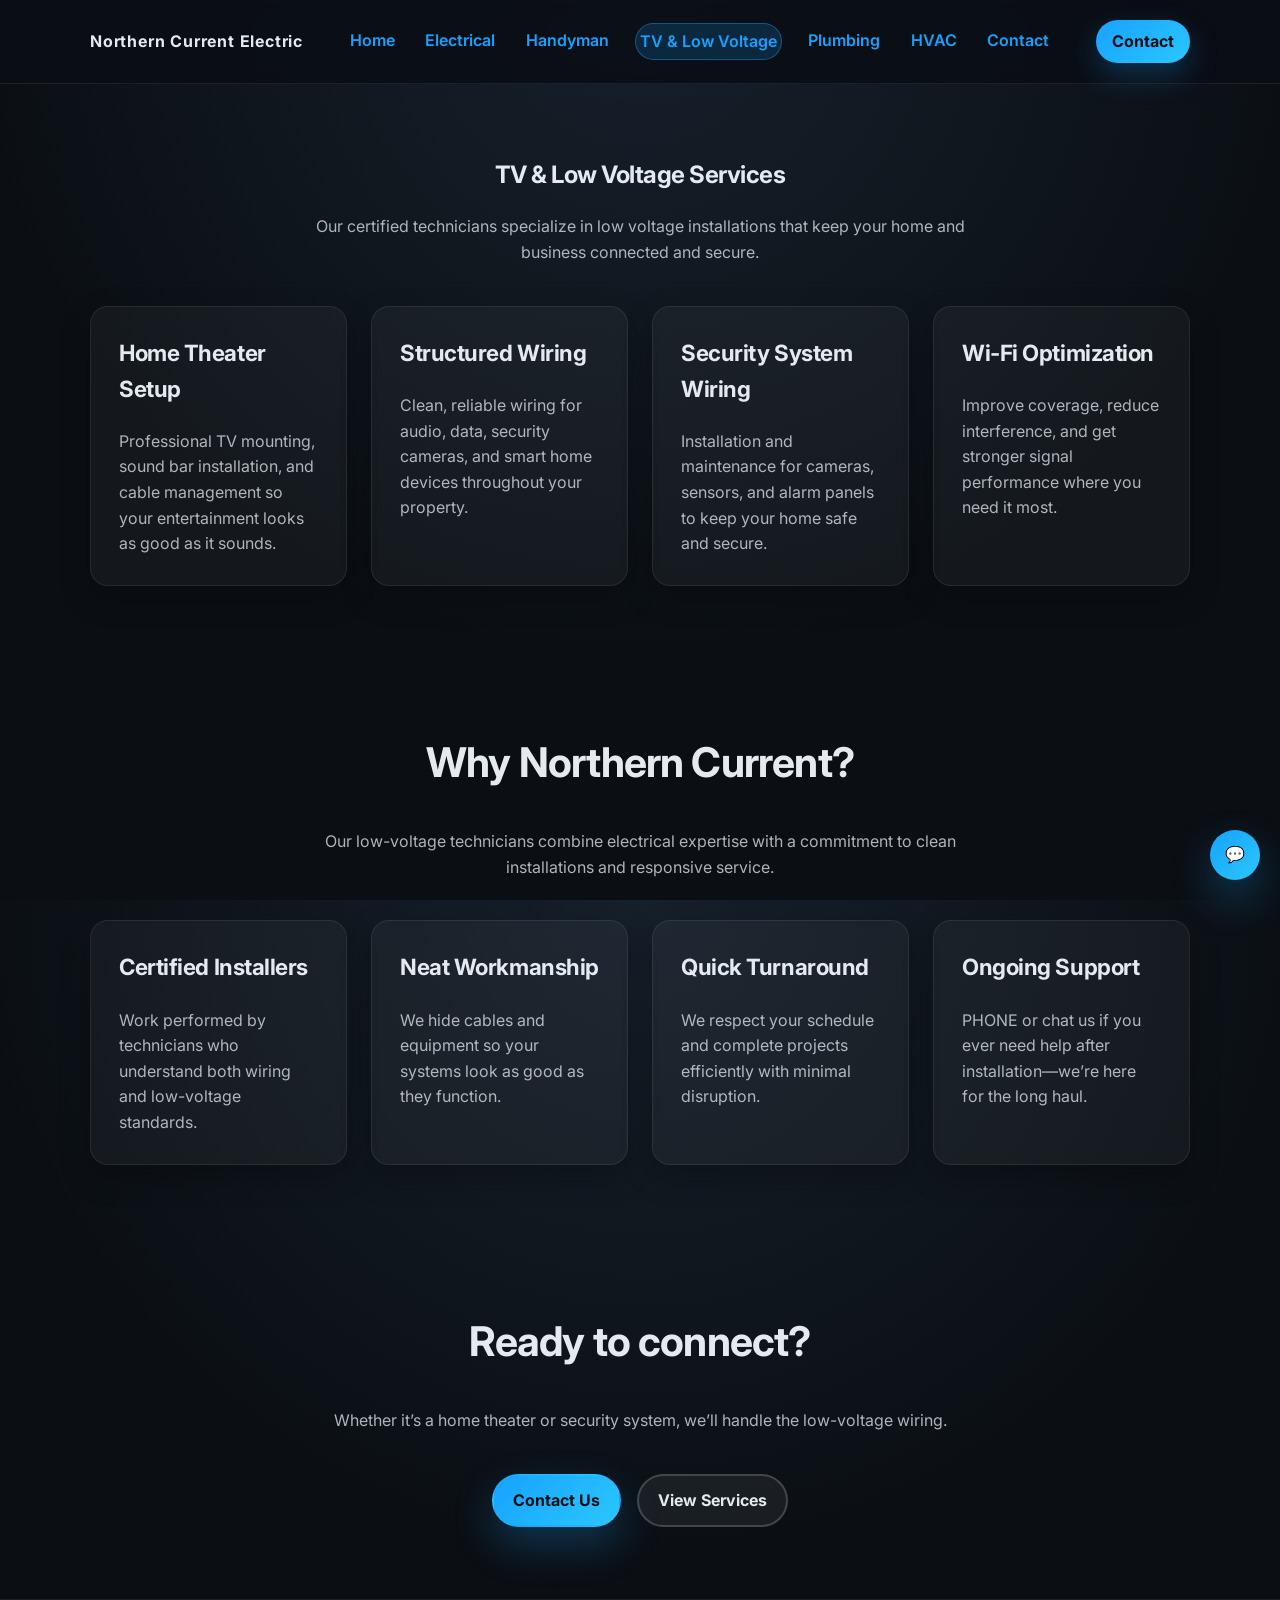
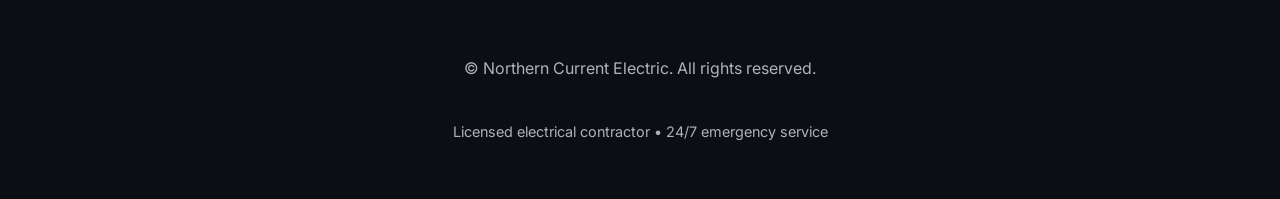
<file: tv-low-voltage.html>
<!DOCTYPE html>
<html lang="en">
<head>
  <meta charset="UTF-8" />
  <meta name="viewport" content="width=device-width, initial-scale=1.0" />
  <meta name="description" content="TV and low voltage services from Northern Current Electric" />
  <title>TV &amp; Low Voltage — Northern Current Electric</title>
  <link rel="stylesheet" href="styles.css" />
  <link rel="preconnect" href="https://fonts.googleapis.com" />
  <link rel="preconnect" href="https://fonts.gstatic.com" crossorigin />
  <link href="https://fonts.googleapis.com/css2?family=Inter:wght@400;600;700&display=swap" rel="stylesheet" />
</head>
<body>
  <header class="site-header">
    <div class="container header-inner">
      <a class="brand" href="index.html">Northern Current Electric</a>
      <nav class="nav" aria-label="Primary">
        <a href="index.html">Home</a>
        <a href="electrical.html">Electrical</a>
        <a href="handyman.html">Handyman</a>
        <a href="tv-low-voltage.html" class="active">TV &amp; Low Voltage</a>
        <a href="plumbing.html">Plumbing</a>
        <a href="hvac.html">HVAC</a>
        <a href="contact.html">Contact</a>
      </nav>
      <a class="cta" href="contact.html">Contact</a>
      <button class="mobile-nav-toggle" aria-label="Toggle navigation">
        <span class="hamburger"></span>
      </button>
    </div>
  </header>

  <main>
    <section class="section">
      <div class="container">
        <header class="section-header">
          <h1>TV &amp; Low Voltage Services</h1>
          <p>Our certified technicians specialize in low voltage installations that keep your home and business connected and secure.</p>
        </header>
        <div class="grid cards">
          <article class="card">
            <h3>Home Theater Setup</h3>
            <p>Professional TV mounting, sound bar installation, and cable management so your entertainment looks as good as it sounds.</p>
          </article>
          <article class="card">
            <h3>Structured Wiring</h3>
            <p>Clean, reliable wiring for audio, data, security cameras, and smart home devices throughout your property.</p>
          </article>
          <article class="card">
            <h3>Security System Wiring</h3>
            <p>Installation and maintenance for cameras, sensors, and alarm panels to keep your home safe and secure.</p>
          </article>
          <article class="card">
            <h3>Wi-Fi Optimization</h3>
            <p>Improve coverage, reduce interference, and get stronger signal performance where you need it most.</p>
          </article>
        </div>
      </div>
    </section>

    <section class="section" aria-label="Why choose us">
      <div class="container">
        <header class="section-header">
          <h2>Why Northern Current?</h2>
          <p>Our low-voltage technicians combine electrical expertise with a commitment to clean installations and responsive service.</p>
        </header>
        <div class="grid cards">
          <article class="card">
            <h3>Certified Installers</h3>
            <p>Work performed by technicians who understand both wiring and low-voltage standards.</p>
          </article>
          <article class="card">
            <h3>Neat Workmanship</h3>
            <p>We hide cables and equipment so your systems look as good as they function.</p>
          </article>
          <article class="card">
            <h3>Quick Turnaround</h3>
            <p>We respect your schedule and complete projects efficiently with minimal disruption.</p>
          </article>
          <article class="card">
            <h3>Ongoing Support</h3>
            <p>PHONE or chat us if you ever need help after installation—we’re here for the long haul.</p>
          </article>
        </div>
      </div>
    </section>

    <section class="section contact-cta" aria-label="Contact call to action">
      <div class="container">
        <header class="section-header">
          <h2>Ready to connect?</h2>
          <p>Whether it’s a home theater or security system, we’ll handle the low-voltage wiring.</p>
        </header>
        <div class="button-row" style="display: flex; gap: 1rem; justify-content: center; flex-wrap: wrap;">
          <a class="btn primary" href="contact.html">Contact Us</a>
          <a class="btn outline" href="#services">View Services</a>
        </div>
      </div>
    </section>
  </main>

  <footer class="site-footer">
    <div class="container footer-inner">
      <p>&copy; <span id="year"></span> Northern Current Electric. All rights reserved.</p>
      <p class="footer-meta">Licensed electrical contractor • 24/7 emergency service</p>
    </div>
  </footer>

  <div class="chat-widget" aria-label="AI chat assistant">
    <button class="chat-toggle" aria-label="Open chat"><span class="chat-icon">💬</span></button>
    <div class="chat-panel" aria-hidden="true">
      <header class="chat-header">
        <span>AI Assistant</span>
        <button class="chat-close" aria-label="Close chat">×</button>
      </header>
      <div class="chat-messages" role="log" aria-live="polite"></div>
      <form class="chat-form">
        <input type="text" placeholder="Ask a question..." aria-label="Type a message" required />
        <button type="submit" aria-label="Send message">Send</button>
      </form>
    </div>
  </div>

  <script src="chat.js"></script>
</body>
</html>
</file>
<file: styles.css>
/* ---------- Base ---------- */
:root {
  --bg: #0b0f14;
  --surface: #101724;
  --surface-2: #131b28;
  --text: #e5e9f0;
  --muted: rgba(229, 233, 240, 0.75);
  --primary: #17a2ff;
  --primary-2: #2ac7ff;
  --shadow: rgba(0, 0, 0, 0.35);
  --radius: 18px;
  --max-width: 1100px;
  --font: "Inter", system-ui, -apple-system, BlinkMacSystemFont, "Segoe UI", sans-serif;
}

* {
  box-sizing: border-box;
}

html,
body {
  height: 100%;
}

body {
  margin: 0;
  font-family: var(--font);
  background: radial-gradient(circle at top, #16202b 0%, var(--bg) 60%);
  color: var(--text);
  line-height: 1.6;
}

a {
  color: var(--primary);
  text-decoration: none;
}

a:hover {
  opacity: 0.9;
}

img {
  max-width: 100%;
  height: auto;
}

.container {
  width: min(100% - 3rem, var(--max-width));
  margin: 0 auto;
}

h1,
h2,
h3 {
  margin-top: 0;
  letter-spacing: -0.02em;
}

p {
  margin: 1rem 0;
}

button,
input,
textarea {
  font: inherit;
}

/* ---------- Header ---------- */
.site-header {
  position: sticky;
  top: 0;
  z-index: 20;
  background: rgba(10, 14, 20, 0.9);
  backdrop-filter: blur(10px);
  border-bottom: 1px solid rgba(255, 255, 255, 0.08);
}

.header-inner {
  display: flex;
  align-items: center;
  justify-content: space-between;
  padding: 1.25rem 0;
  gap: 1rem;
}

.brand {
  font-weight: 700;
  letter-spacing: 0.05em;
  color: var(--text);
}

.nav {
  display: flex;
  gap: 1.4rem;
}

.nav a {
  padding: 0.3rem 0.25rem;
  border-radius: 999px;
  font-weight: 600;
}

.nav a:hover {
  background: rgba(255, 255, 255, 0.08);
}

.nav a.active {
  background: rgba(23, 162, 255, 0.18);
  border: 1px solid rgba(23, 162, 255, 0.4);
}

.cta {
  display: inline-flex;
  align-items: center;
  gap: 0.4rem;
  padding: 0.55rem 1rem;
  border-radius: 999px;
  font-weight: 700;
  background: linear-gradient(135deg, var(--primary), var(--primary-2));
  color: #0b0f14;
  text-decoration: none;
  box-shadow: 0 12px 30px rgba(23, 162, 255, 0.25);
}

.cta:hover {
  opacity: 0.95;
}

.mobile-nav-toggle {
  display: none;
  border: 0;
  background: transparent;
  cursor: pointer;
  padding: 0.4rem;
  border-radius: 12px;
}

.mobile-nav-toggle:hover {
  background: rgba(255, 255, 255, 0.07);
}

.hamburger,
.hamburger::before,
.hamburger::after {
  content: "";
  display: block;
  width: 22px;
  height: 2px;
  background: var(--text);
  border-radius: 999px;
  transition: transform 0.2s ease, opacity 0.2s ease;
}

.hamburger::before {
  transform: translateY(-6px);
}

.hamburger::after {
  transform: translateY(4px);
}

.mobile-nav-toggle.open .hamburger {
  transform: translateX(-4px);
  background: transparent;
}

.mobile-nav-toggle.open .hamburger::before {
  transform: translate(0, 0) rotate(45deg);
}

.mobile-nav-toggle.open .hamburger::after {
  transform: translate(0, 0) rotate(-45deg);
}

/* ---------- Hero ---------- */
.hero {
  padding: 5.5rem 0 4.5rem;
  position: relative;
  overflow: hidden;
}

.hero-inner {
  display: grid;
  grid-template-columns: 1fr 1fr;
  gap: 3rem;
  align-items: center;
}

.hero-copy h1 {
  font-size: clamp(2.1rem, 4vw, 3.25rem);
}

.hero-copy p {
  max-width: 520px;
  color: var(--muted);
}

.hero-actions {
  display: flex;
  gap: 1rem;
  flex-wrap: wrap;
  margin-top: 1.25rem;
}

.btn {
  display: inline-flex;
  align-items: center;
  gap: 0.5rem;
  padding: 0.75rem 1.2rem;
  border-radius: 999px;
  font-weight: 700;
  border: 2px solid transparent;
  cursor: pointer;
  transition: transform 0.15s ease, box-shadow 0.2s ease;
}

.btn:hover {
  transform: translateY(-1px);
}

.btn.primary {
  background: linear-gradient(135deg, var(--primary), var(--primary-2));
  color: #0b0f14;
  box-shadow: 0 18px 40px rgba(23, 162, 255, 0.25);
}

.btn.outline {
  background: rgba(255, 255, 255, 0.06);
  border-color: rgba(255, 255, 255, 0.18);
  color: var(--text);
}

.hero-illustration {
  position: relative;
  display: flex;
  justify-content: center;
  align-items: center;
  height: 360px;
}

.lightning {
  width: 220px;
  height: 260px;
  background: linear-gradient(135deg, rgba(23, 162, 255, 0.9), rgba(142, 255, 252, 0.1));
  border-radius: 40px;
  box-shadow: 0 40px 80px rgba(23, 162, 255, 0.3);
  position: relative;
  overflow: hidden;
}

.lightning::after {
  content: "";
  position: absolute;
  inset: 12px;
  background: radial-gradient(circle at 30% 20%, rgba(255, 255, 255, 0.62), transparent 65%);
  opacity: 0.9;
}

/* ---------- Sections ---------- */
.section {
  padding: 4.5rem 0;
}

.section-header {
  max-width: 700px;
  margin: 0 auto 2.5rem;
  text-align: center;
}

.section-header h2 {
  font-size: clamp(1.9rem, 3.2vw, 2.6rem);
}

.section-header p {
  color: var(--muted);
}

.cards {
  display: grid;
  grid-template-columns: repeat(auto-fit, minmax(240px, 1fr));
  gap: 1.5rem;
}

.card {
  padding: 1.75rem;
  border-radius: var(--radius);
  background: rgba(255, 255, 255, 0.04);
  border: 1px solid rgba(255, 255, 255, 0.08);
  box-shadow: 0 12px 30px rgba(0, 0, 0, 0.25);
}

.card h3 {
  margin-top: 0;
  font-size: 1.4rem;
}

.card p {
  color: var(--muted);
  margin: 0.85rem 0 0;
}

/* ---------- About ---------- */
.about-grid {
  display: grid;
  grid-template-columns: 1fr 1fr;
  gap: 2.5rem;
  align-items: center;
}

.about-copy ul {
  list-style: none;
  padding: 0;
  margin: 1.75rem 0 0;
  display: grid;
  gap: 0.8rem;
}

.benefits li {
  display: flex;
  gap: 0.75rem;
  align-items: flex-start;
  line-height: 1.45;
}

.benefits li::before {
  content: "✓";
  color: var(--primary);
  font-weight: 700;
  margin-top: 0.15rem;
}

.about-visual .visual-box {
  width: 100%;
  height: 280px;
  border-radius: var(--radius);
  background: linear-gradient(to bottom right, rgba(23, 162, 255, 0.4), rgba(53, 95, 170, 0.35));
  border: 1px solid rgba(255, 255, 255, 0.1);
  position: relative;
  box-shadow: 0 18px 40px rgba(0, 0, 0, 0.3);
}

.bolt {
  position: absolute;
  left: 50%;
  top: 50%;
  width: 28px;
  height: 120px;
  background: linear-gradient(180deg, rgba(255, 255, 255, 0.95), rgba(23, 162, 255, 0.6));
  clip-path: polygon(50% 0%, 40% 36%, 60% 36%, 45% 62%, 55% 62%, 40% 100%, 60% 100%);
  transform: translate(-50%, -50%);
  filter: drop-shadow(0 0 20px rgba(23, 162, 255, 0.45));
}

/* ---------- Contact ---------- */
.contact-grid {
  display: grid;
  grid-template-columns: 1fr 1fr;
  gap: 2rem;
  align-items: start;
}

.contact-info {
  padding: 2.25rem;
  border-radius: var(--radius);
  background: rgba(16, 23, 36, 0.75);
  border: 1px solid rgba(255, 255, 255, 0.08);
  box-shadow: 0 18px 40px rgba(0, 0, 0, 0.3);
}

.contact-info h3 {
  margin-top: 0;
}

.contact-info p {
  margin: 0.65rem 0;
  color: var(--muted);
}

.contact-form {
  display: grid;
  gap: 1rem;
  padding: 2rem;
  border-radius: var(--radius);
  background: rgba(255, 255, 255, 0.04);
  border: 1px solid rgba(255, 255, 255, 0.08);
  box-shadow: 0 18px 40px rgba(0, 0, 0, 0.25);
}

.contact-form label {
  display: grid;
  gap: 0.4rem;
  font-weight: 600;
}

.contact-form input,
.contact-form textarea {
  padding: 0.85rem 1rem;
  border-radius: 16px;
  border: 1px solid rgba(255, 255, 255, 0.14);
  background: rgba(18, 24, 33, 0.8);
  color: var(--text);
}

.contact-form input:focus,
.contact-form textarea:focus {
  outline: 2px solid rgba(23, 162, 255, 0.65);
  outline-offset: 2px;
}

/* ---------- Footer ---------- */
.site-footer {
  padding: 2.5rem 0;
  border-top: 1px solid rgba(255, 255, 255, 0.08);
}

.footer-inner {
  display: flex;
  flex-direction: column;
  align-items: center;
  gap: 0.4rem;
  color: var(--muted);
  text-align: center;
}

.footer-meta {
  font-size: 0.9rem;
}

/* ---------- Responsive ---------- */
@media (max-width: 900px) {
  .hero-inner {
    grid-template-columns: 1fr;
    text-align: center;
  }

  .hero-illustration {
    height: 220px;
  }

  .about-grid {
    grid-template-columns: 1fr;
  }

  .contact-grid {
    grid-template-columns: 1fr;
  }
}

@media (max-width: 720px) {
  .nav {
    position: absolute;
    top: 100%;
    left: 0;
    right: 0;
    background: rgba(10, 14, 20, 0.95);
    flex-direction: column;
    gap: 0;
    padding: 1rem 1.5rem;
    max-height: 0;
    overflow: hidden;
    transition: max-height 0.25s ease;
  }

  .nav.open {
    max-height: 280px;
  }

  .nav a {
    padding: 0.65rem 0;
    border-radius: 0;
  }

  .mobile-nav-toggle {
    display: inline-flex;
  }

  .header-inner {
    padding: 1rem 0;
  }
}

/* ---------- Chat Widget ---------- */
.chat-widget {
  position: fixed;
  bottom: 1.25rem;
  right: 1.25rem;
  z-index: 50;
  font-family: var(--font);
}

.chat-toggle {
  width: 50px;
  height: 50px;
  border-radius: 50%;
  border: none;
  background: linear-gradient(135deg, var(--primary), var(--primary-2));
  box-shadow: 0 18px 40px rgba(23, 162, 255, 0.3);
  display: grid;
  place-items: center;
  cursor: pointer;
  color: #0b0f14;
  transition: transform 0.2s ease, opacity 0.2s ease;
}

.chat-toggle:hover {
  transform: translateY(-2px);
  opacity: 0.95;
}

.chat-panel {
  position: absolute;
  bottom: 70px;
  right: 0;
  width: min(340px, calc(100vw - 2rem));
  max-height: 460px;
  border-radius: 18px;
  overflow: hidden;
  background: rgba(16, 23, 36, 0.95);
  border: 1px solid rgba(255, 255, 255, 0.12);
  box-shadow: 0 28px 60px rgba(0, 0, 0, 0.35);
  display: none;
  flex-direction: column;
}

.chat-panel[aria-hidden="false"] {
  display: flex;
}

.chat-header {
  display: flex;
  align-items: center;
  justify-content: space-between;
  padding: 0.9rem 1rem;
  border-bottom: 1px solid rgba(255, 255, 255, 0.12);
  background: rgba(12, 18, 28, 0.92);
  font-weight: 700;
}

.chat-messages {
  flex: 1;
  padding: 1rem;
  overflow-y: auto;
  display: grid;
  gap: 0.55rem;
}

.chat-message {
  max-width: 85%;
  padding: 0.65rem 0.85rem;
  border-radius: 16px;
  line-height: 1.4;
}

.chat-message.user {
  justify-self: end;
  background: rgba(23, 162, 255, 0.18);
  color: var(--text);
}

.chat-message.ai {
  justify-self: start;
  background: rgba(255, 255, 255, 0.08);
  color: var(--text);
}

.chat-message.typing {
  opacity: 0.65;
  font-style: italic;
}

.chat-form {
  display: flex;
  gap: 0.55rem;
  padding: 0.8rem 0.9rem;
  border-top: 1px solid rgba(255, 255, 255, 0.12);
  background: rgba(12, 18, 28, 0.92);
}

.chat-form input {
  flex: 1;
  border-radius: 999px;
  border: 1px solid rgba(255, 255, 255, 0.14);
  padding: 0.6rem 0.9rem;
  background: rgba(0, 0, 0, 0.35);
  color: var(--text);
  outline: none;
}

.chat-form input:focus {
  outline: 2px solid rgba(23, 162, 255, 0.65);
}

.chat-form button {
  border-radius: 999px;
  border: none;
  padding: 0.65rem 1rem;
  background: linear-gradient(135deg, var(--primary), var(--primary-2));
  color: #0b0f14;
  font-weight: 700;
  cursor: pointer;
}

@media (max-width: 640px) {
  .chat-widget {
    bottom: 1rem;
    right: 1rem;
  }

  .chat-panel {
    width: min(100vw - 2rem, 340px);
  }
}
</file>
